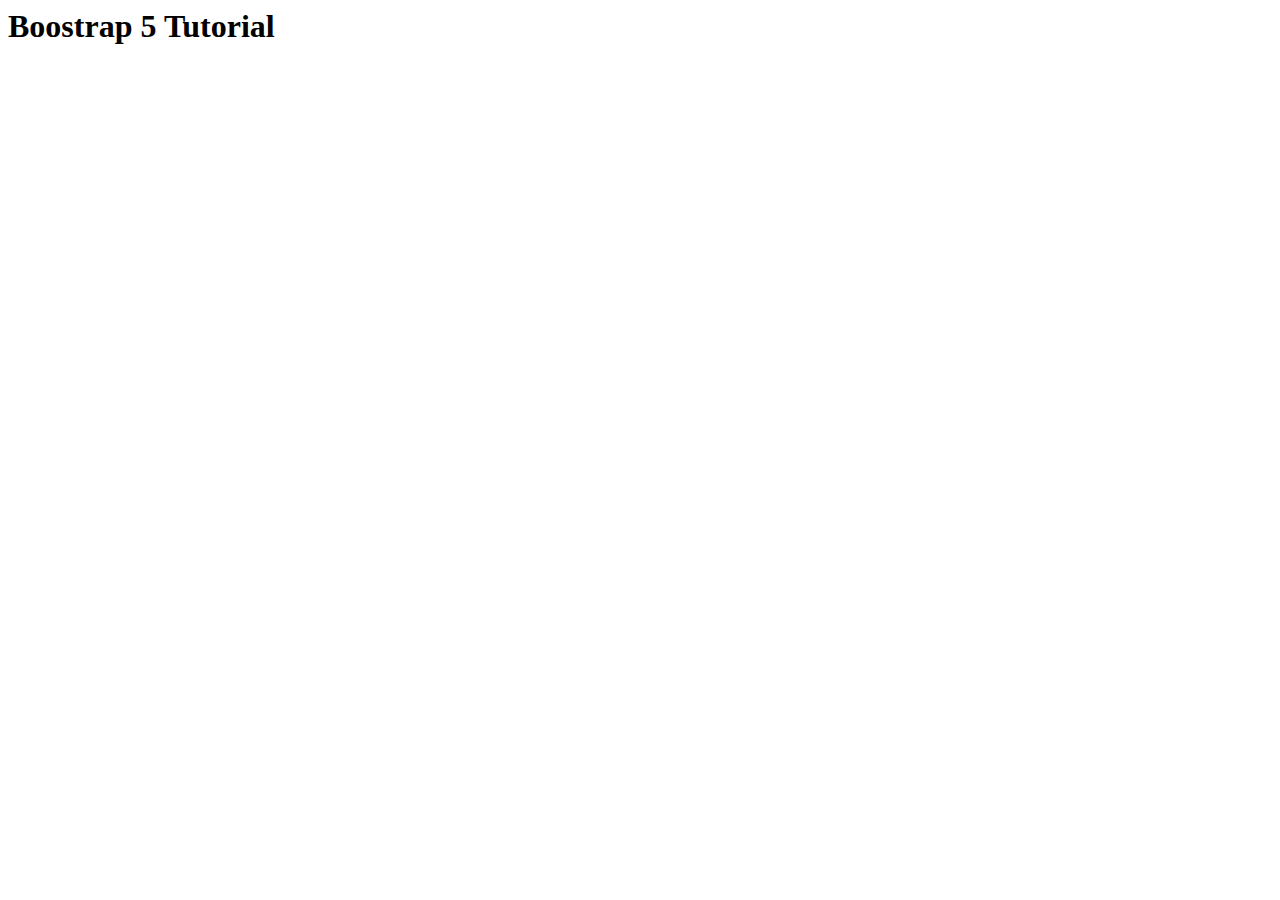
<file: bootstrap-project/index.html>
<html lang="en">
<head>
  <meta charset="UTF-8">
  <meta http-equiv="X-UA-Compatible" content="IE=edge">
  <meta name="viewport" content="width=device-width, initial-scale=1.0">
  <title>Net Ninja Pro - the Book</title>
  <link href="https://cdn.jsdelivr.net/npm/bootstrap@5.0.1/dist/css/bootstrap.min.css" rel="stylesheet" integrity="sha384-+0n0xVW2eSR5OomGNYDnhzAbDsOXxcvSN1TPprVMTNDbiYZCxYbOOl7+AMvyTG2x" crossorigin="anonymous">
</head>
<body>
  <h1>Boostrap 5 Tutorial</h1>
  
  <script src="https://cdn.jsdelivr.net/npm/bootstrap@5.0.1/dist/js/bootstrap.bundle.min.js" integrity="sha384-gtEjrD/SeCtmISkJkNUaaKMoLD0//ElJ19smozuHV6z3Iehds+3Ulb9Bn9Plx0x4" crossorigin="anonymous"></script>
</body>
</html>
</file>
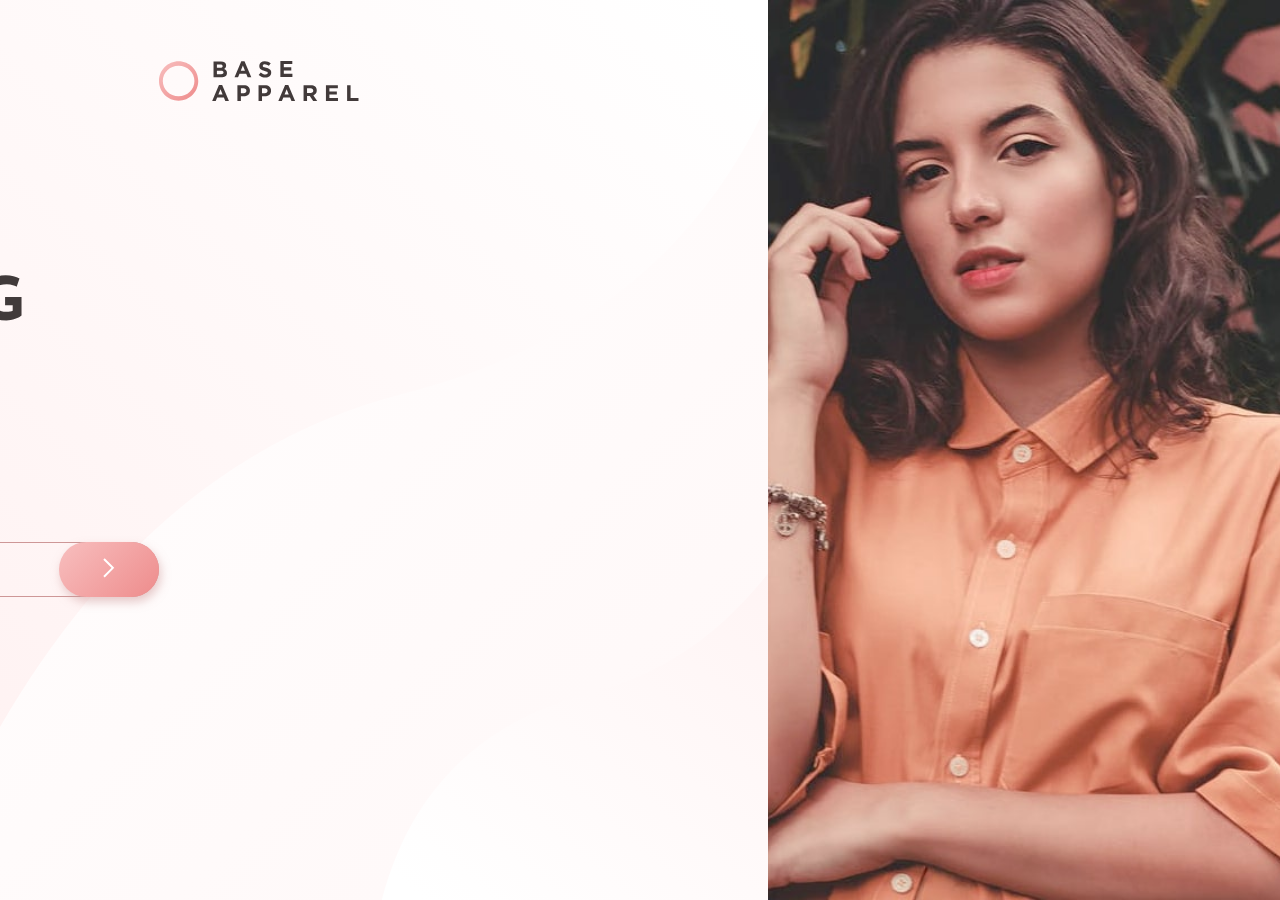
<file: coming-soon-page/index.html>
<!DOCTYPE html>
<html lang="en">
	<head>
		<meta charset="UTF-8" />
		<meta name="viewport" content="width=device-width, initial-scale=1.0" />

		<link
			rel="icon"
			type="image/png"
			sizes="32x32"
			href="./images/favicon-32x32.png"
		/>
		<link rel="stylesheet" href="style.css" />

		<title>Frontend Mentor | Base Apparel coming soon page</title>
	</head>
	<body>
		<div class="container">
			<div class="left">
				<div class="inner-container">
					<img class="logo" src="./images/logo.svg" alt="logo" />

					<img
						class="bg-mobile"
						src="./images/hero-mobile.jpg"
						alt="background mobile"
					/>
					<h1>
						<span>We're</span>
						<br />
						coming
						<br />
						soon
					</h1>

					<p>
						Hello fellow shoppers! We're currently building our new fashion
						store. Add your email below to stay up-to-date with announcements
						and our launch deals.
					</p>

					<form id="form">
						<input id="email" type="email" placeholder="Email Address" />
						<img class="error-icon" src="./images/icon-error.svg" alt="error" />
						<button>
							<img src="./images/icon-arrow.svg" alt="arrow" />
						</button>
						<small>Please provide a valid email</small>
					</form>
				</div>
			</div>

			<div class="right bg-image"></div>
		</div>

		<script src="script.js"></script>
	</body>
</html>
</file>
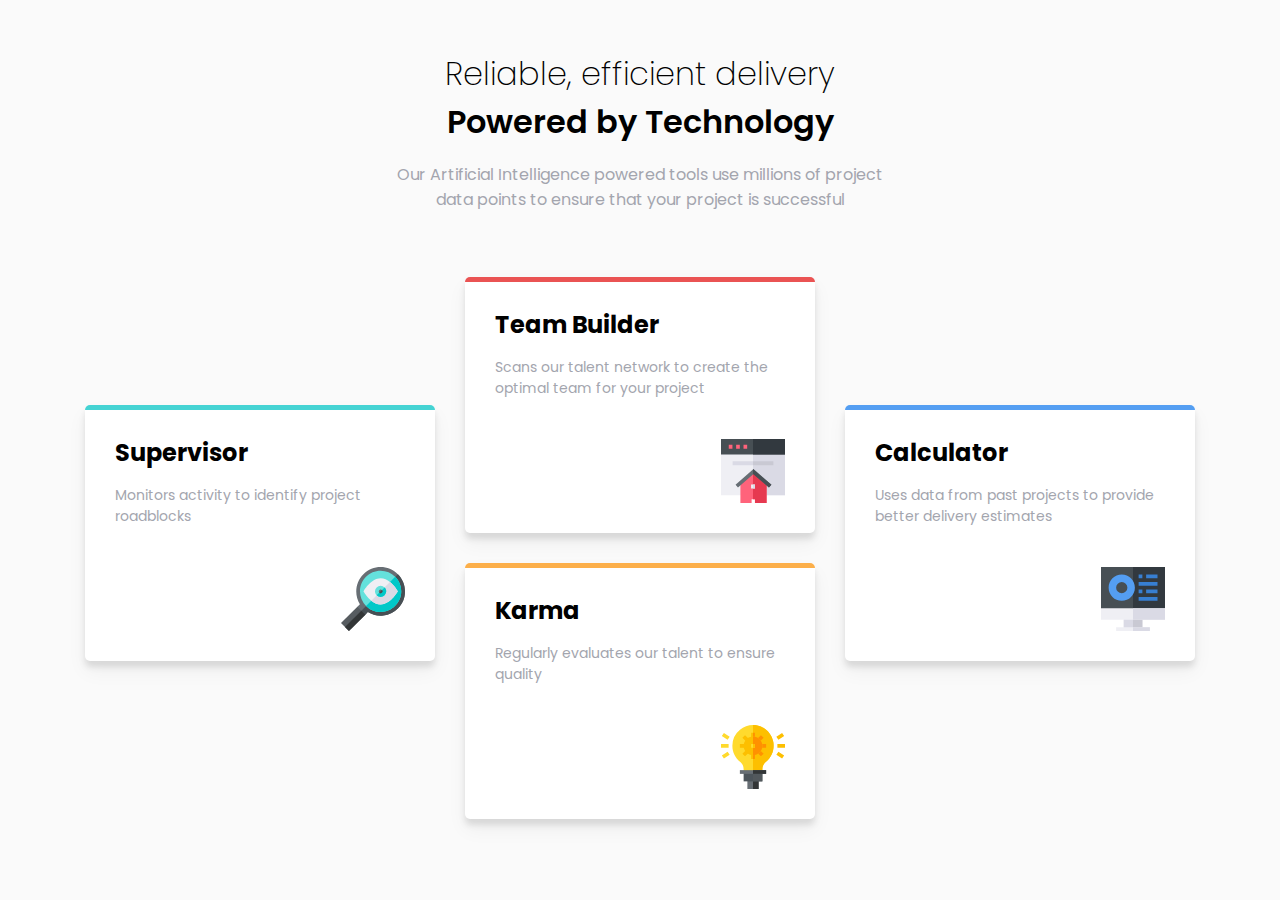
<file: four-card-feature/index.html>
<!DOCTYPE html>
<html lang="en">
	<head>
		<meta charset="UTF-8" />
		<meta name="viewport" content="width=device-width, initial-scale=1.0" />
		<link
			rel="icon"
			type="image/png"
			sizes="32x32"
			href="./images/favicon-32x32.png"
		/>
		<title>Frontend Mentor | Four card feature section</title>
		<link rel="stylesheet" href="style.css" />
	</head>
	<body>
		<header>
			<h1>
				Reliable, efficient delivery
				<span>Powered by Technology</span>
			</h1>
			<p>
				Our Artificial Intelligence powered tools use millions of project data
				points to ensure that your project is successful
			</p>
		</header>

		<div class="container">
			<div class="box box-cyan box-push">
				<h2>Supervisor</h2>
				<p>Monitors activity to identify project roadblocks</p>
				<img src="images/icon-supervisor.svg" alt="supervisor" />
			</div>

			<div class="box box-red">
				<h2>Team Builder</h2>
				<p>
					Scans our talent network to create the optimal team for your project
				</p>
				<img src="images/icon-team-builder.svg" alt="supervisor" />
			</div>

			<div class="box box-blue box-push">
				<h2>Calculator</h2>
				<p>Uses data from past projects to provide better delivery estimates</p>
				<img src="images/icon-calculator.svg" alt="supervisor" />
			</div>

			<div class="box box-orange">
				<h2>Karma</h2>
				<p>Regularly evaluates our talent to ensure quality</p>
				<img src="images/icon-karma.svg" alt="supervisor" />
			</div>
		</div>
	</body>
</html>
</file>
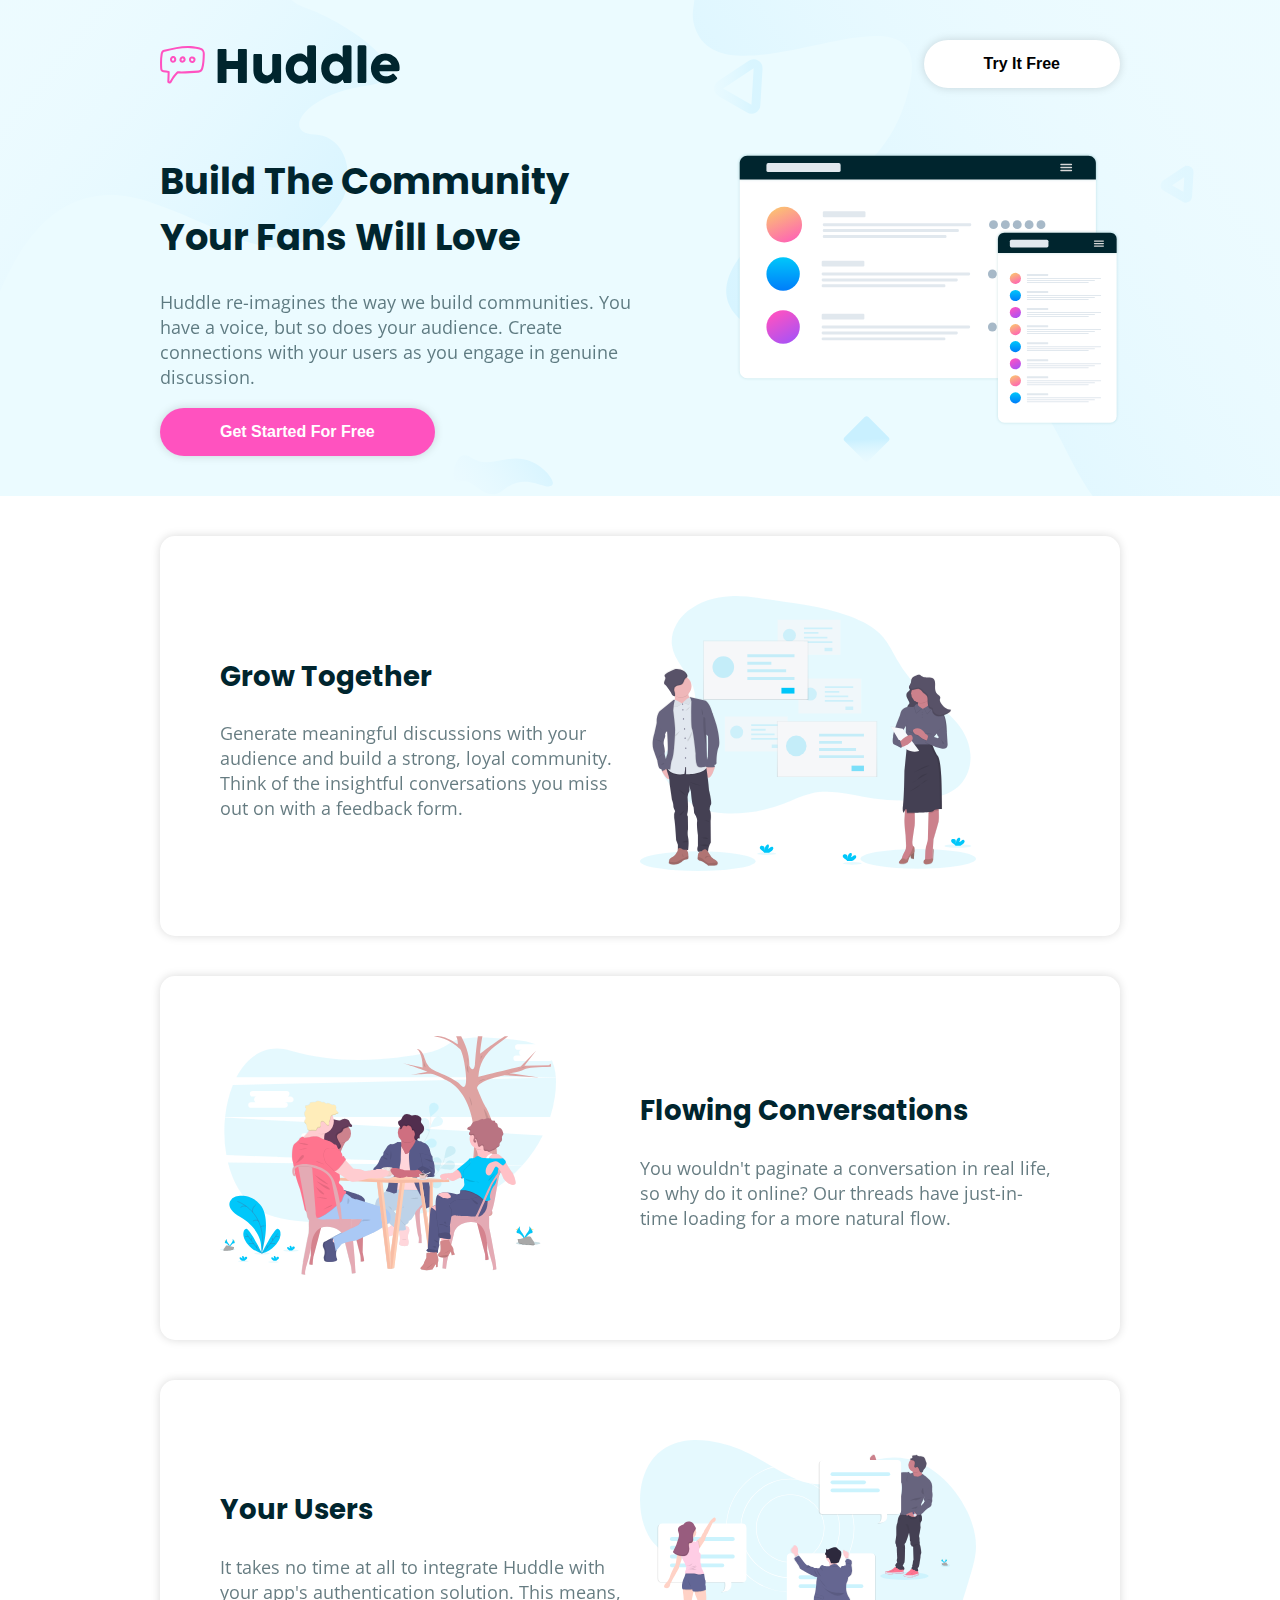
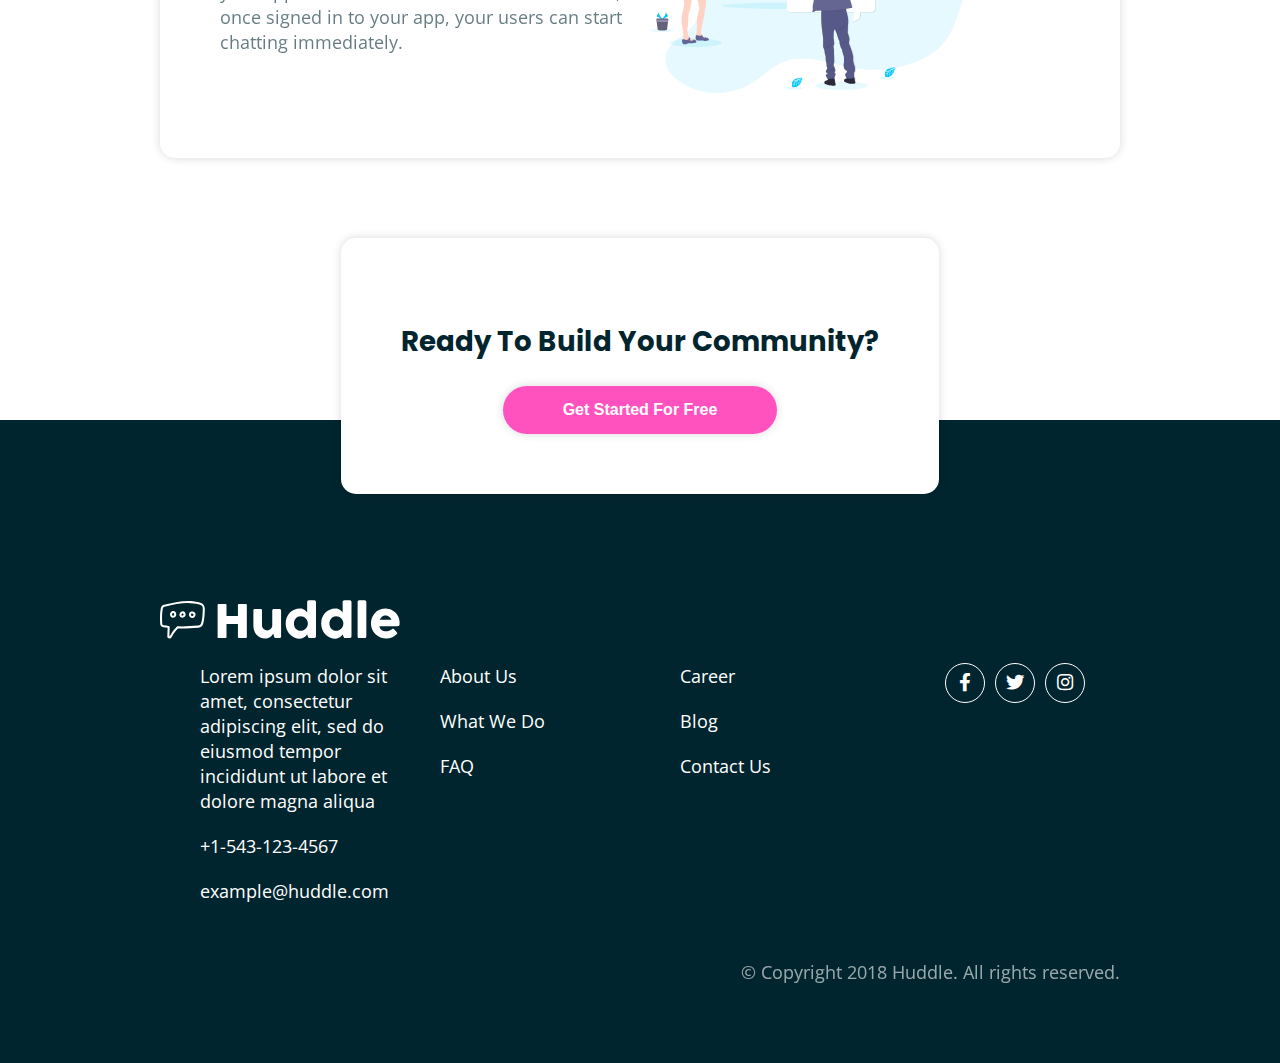
<file: huddle-landing-page/index.html>
<!DOCTYPE html>
<html lang="en">
	<head>
		<meta charset="UTF-8" />
		<meta name="viewport" content="width=device-width, initial-scale=1.0" />
		<link
			rel="icon"
			type="image/png"
			sizes="32x32"
			href="./images/favicon-32x32.png"
		/>

		<title>
			Frontend Mentor | Huddle landing page with alternating feature blocks
		</title>

		<link
			rel="stylesheet"
			href="https://cdnjs.cloudflare.com/ajax/libs/font-awesome/5.12.1/css/all.min.css"
		/>
		<link rel="stylesheet" href="./style.css" />
	</head>
	<body>
		<header>
			<div class="container">
				<nav class="flex">
					<img class="logo" src="./images/logo.svg" alt="logo" />
					<button class="btn">
						Try It Free
					</button>
				</nav>

				<div class="flex">
					<div>
						<h1>Build The Community Your Fans Will Love</h1>

						<p>
							Huddle re-imagines the way we build communities. You have a voice,
							but so does your audience. Create connections with your users as
							you engage in genuine discussion.
						</p>

						<button class="btn btn-primary">
							Get Started For Free
						</button>
					</div>

					<div>
						<img
							class="header-img"
							src="./images/illustration-mockups.svg"
							alt="mockups"
						/>
					</div>
				</div>
			</div>
		</header>

		<main>
			<div class="container">
				<div class="box flex">
					<div>
						<h2>Grow Together</h2>
						<p>
							Generate meaningful discussions with your audience and build a
							strong, loyal community. Think of the insightful conversations you
							miss out on with a feedback form.
						</p>
					</div>
					<div>
						<img
							src="./images/illustration-grow-together.svg"
							alt="grow-together"
						/>
					</div>
				</div>

				<div class="box flex box-reverse-mobile">
					<div>
						<img
							src="./images/illustration-flowing-conversation.svg"
							alt="flowing-conversation"
						/>
					</div>
					<div>
						<h2>Flowing Conversations</h2>
						<p>
							You wouldn't paginate a conversation in real life, so why do it
							online? Our threads have just-in-time loading for a more natural
							flow.
						</p>
					</div>
				</div>

				<div class="box flex">
					<div>
						<h2>Your Users</h2>
						<p>
							It takes no time at all to integrate Huddle with your app's
							authentication solution. This means, once signed in to your app,
							your users can start chatting immediately.
						</p>
					</div>
					<div>
						<img src="./images/illustration-your-users.svg" alt="users" />
					</div>
				</div>
			</div>
		</main>

		<div class="container center">
			<div class="box small-box">
				<h2>Ready To Build Your Community?</h2>

				<button class="btn btn-primary btn-big">Get Started For Free</button>
			</div>
		</div>

		<footer>
			<div class="container">
				<img src="./images/logo white.svg" alt="logo" />

				<div class="flex align-start">
					<ul>
						<li>
							Lorem ipsum dolor sit amet, consectetur adipiscing elit, sed do
							eiusmod tempor incididunt ut labore et dolore magna aliqua
						</li>
						<li>
							+1-543-123-4567
						</li>
						<li>
							example@huddle.com
						</li>
					</ul>
					<ul>
						<li>
							About Us
						</li>
						<li>
							What We Do
						</li>
						<li>
							FAQ
						</li>
					</ul>

					<ul>
						<li>
							Career
						</li>
						<li>
							Blog
						</li>
						<li>
							Contact Us
						</li>
					</ul>

					<ul class="social-media">
						<li>
							<a class="circle" href="#">
								<i class="fab fa-facebook-f"></i>
							</a>
						</li>
						<li>
							<a class="circle" href="#">
								<i class="fab fa-twitter"></i>
							</a>
						</li>
						<li>
							<a class="circle" href="#">
								<i class="fab fa-instagram"></i>
							</a>
						</li>
					</ul>
				</div>

				<p>
					&copy; Copyright 2018 Huddle. All rights reserved.
				</p>
			</div>
		</footer>
	</body>
</html>
</file>
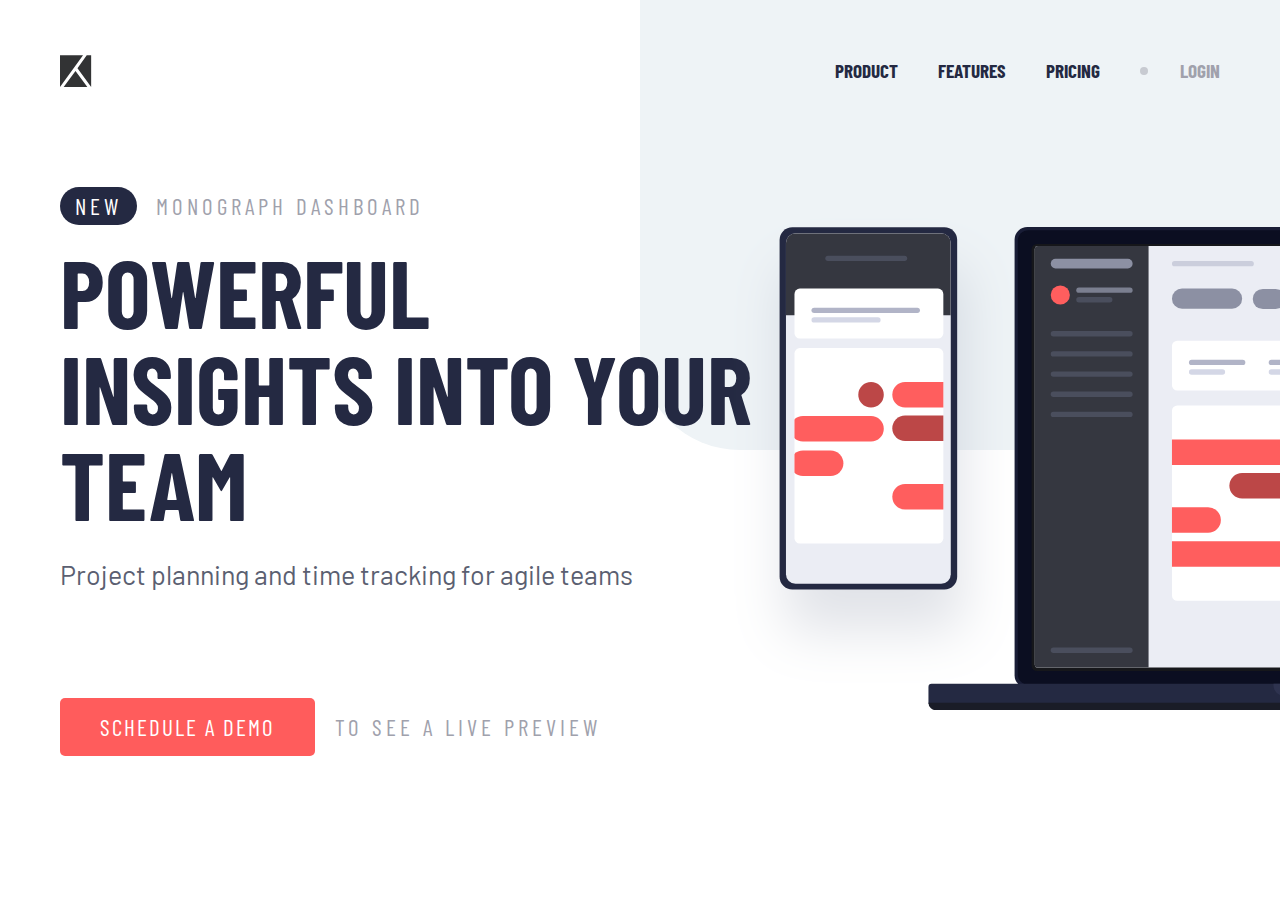
<file: info-tracker/index.html>
<!DOCTYPE html>
<html lang="en">
	<head>
		<meta charset="UTF-8" />
		<meta name="viewport" content="width=device-width, initial-scale=1.0" />
		<!-- displays site properly based on user's device -->

		<link
			rel="icon"
			type="image/png"
			sizes="32x32"
			href="./images/favicon-32x32.png"
		/>

		<title>Frontend Mentor | Project tracking intro component</title>
		<link rel="stylesheet" href="./style.css" />

		<script src="./script.js" defer></script>
	</head>
	<body>
		<nav>
			<div class="container">
				<img src="./images/logo.svg" alt="logo" />

				<button class="hamburger" id="hamburger">
					<img
						class="icon-hamburger"
						src="./images/icon-hamburger.svg"
						alt="hamburger-icon"
					/>
					<img
						class="icon-close"
						src="./images/icon-close.svg"
						alt="close-icon"
					/>
				</button>

				<ul>
					<li><a href="#">Product</a></li>
					<li><a href="#">Features</a></li>
					<li><a href="#">Pricing</a></li>
					<li class="unicorn"><a href="#">Login</a></li>
				</ul>
			</div>
		</nav>

		<main>
			<div class="container mobile-reverse">
				<div>
					<h3>
						<span>New</span>
						Monograph Dashboard
					</h3>
					<h1>
						Powerful insights into your team
					</h1>
					<p>
						Project planning and time tracking for agile teams
					</p>

					<div class="flex">
						<button class="btn">
							Schedule a demo
						</button>

						<h3>
							to see a live preview
						</h3>
					</div>
				</div>

				<div>
					<img
						src="./images/illustration-devices.svg"
						alt="devices"
						class="illustration"
					/>
				</div>
			</div>
		</main>
	</body>
</html>
</file>
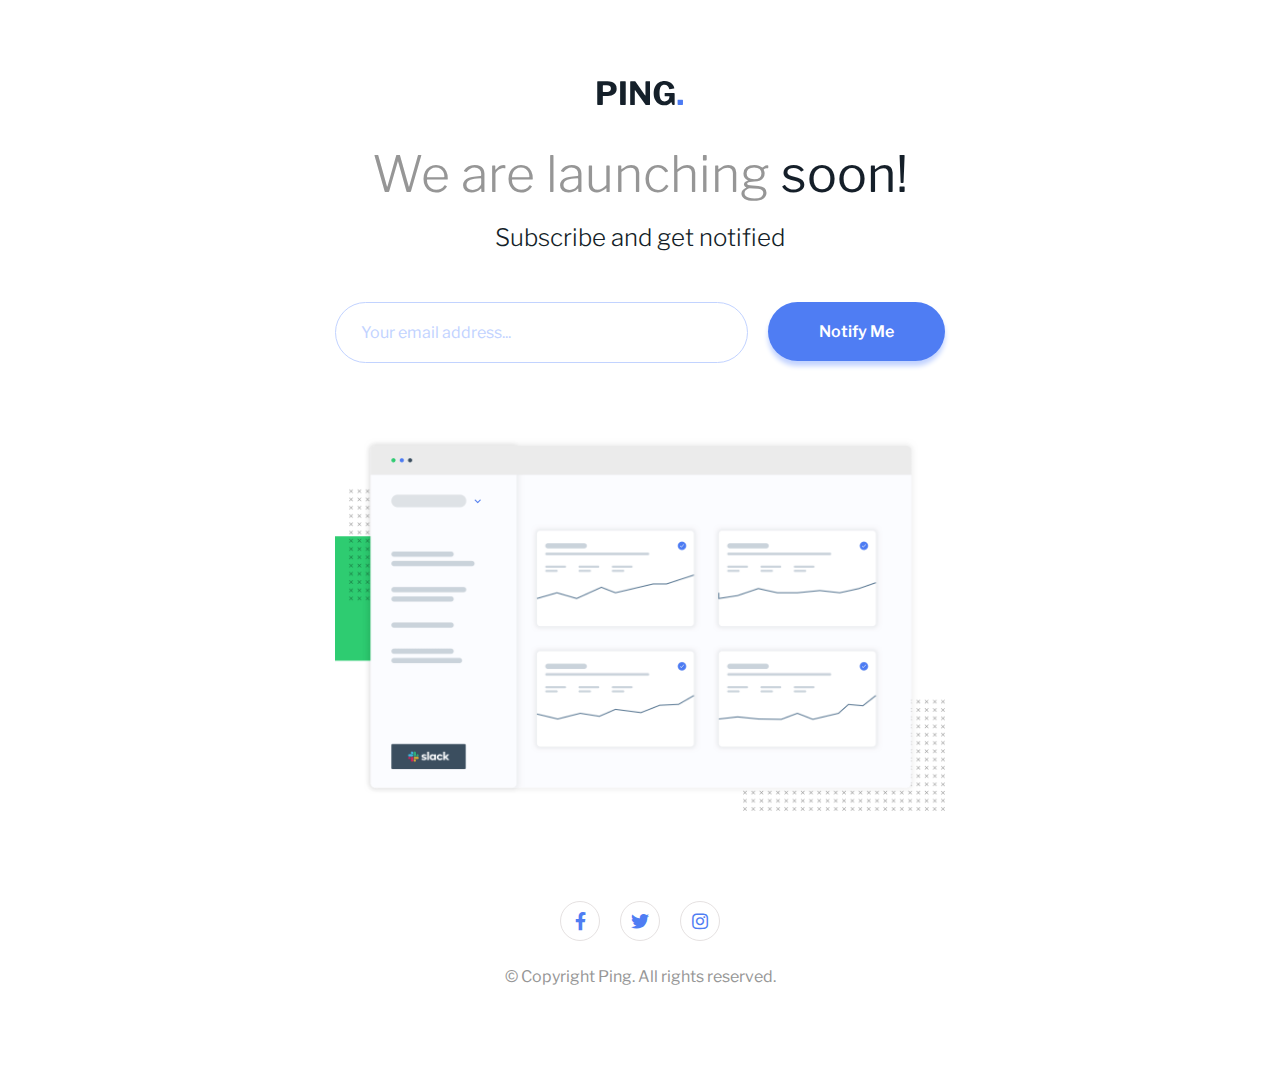
<file: ping-coming-soon/index.html>
<!DOCTYPE html>
<html lang="en">
	<head>
		<meta charset="UTF-8" />
		<meta name="viewport" content="width=device-width, initial-scale=1.0" />
		<!-- displays site properly based on user's device -->

		<link
			rel="icon"
			type="image/png"
			sizes="32x32"
			href="./images/favicon-32x32.png"
		/>

		<title>Frontend Mentor | Ping coming soon page</title>
		<link
			rel="stylesheet"
			href="https://cdnjs.cloudflare.com/ajax/libs/font-awesome/5.12.1/css/all.min.css"
		/>
		<link rel="stylesheet" href="style.css" />

		<script defer src="script.js"></script>
	</head>
	<body>
		<main>
			<img src="./images/logo.svg" alt="logo" class="logo" />
			<h1>
				We are launching
				<strong>soon!</strong>
			</h1>
			<h2>Subscribe and get notified</h2>

			<form id="form">
				<div class="form-left">
					<input
						type="email"
						name="email"
						id="email"
						placeholder="Your email address..."
					/>
					<small>Error</small>
				</div>
				<button>Notify Me</button>
			</form>

			<img
				src="./images/illustration-dashboard.png"
				alt="illustration"
				class="illustration"
			/>

			<footer>
				<ul class="social-list">
					<li>
						<a href="https://facebook.com/florinpop17">
							<i class="fab fa-facebook-f"></i>
						</a>
					</li>
					<li>
						<a href="https://twitter.com/florinpop1705">
							<i class="fab fa-twitter"></i>
						</a>
					</li>
					<li>
						<a href="https://instagram.com/florinpop17">
							<i class="fab fa-instagram"></i>
						</a>
					</li>
				</ul>
				<p>
					&copy; Copyright Ping. All rights reserved.
				</p>
			</footer>
		</main>
	</body>
</html>
</file>
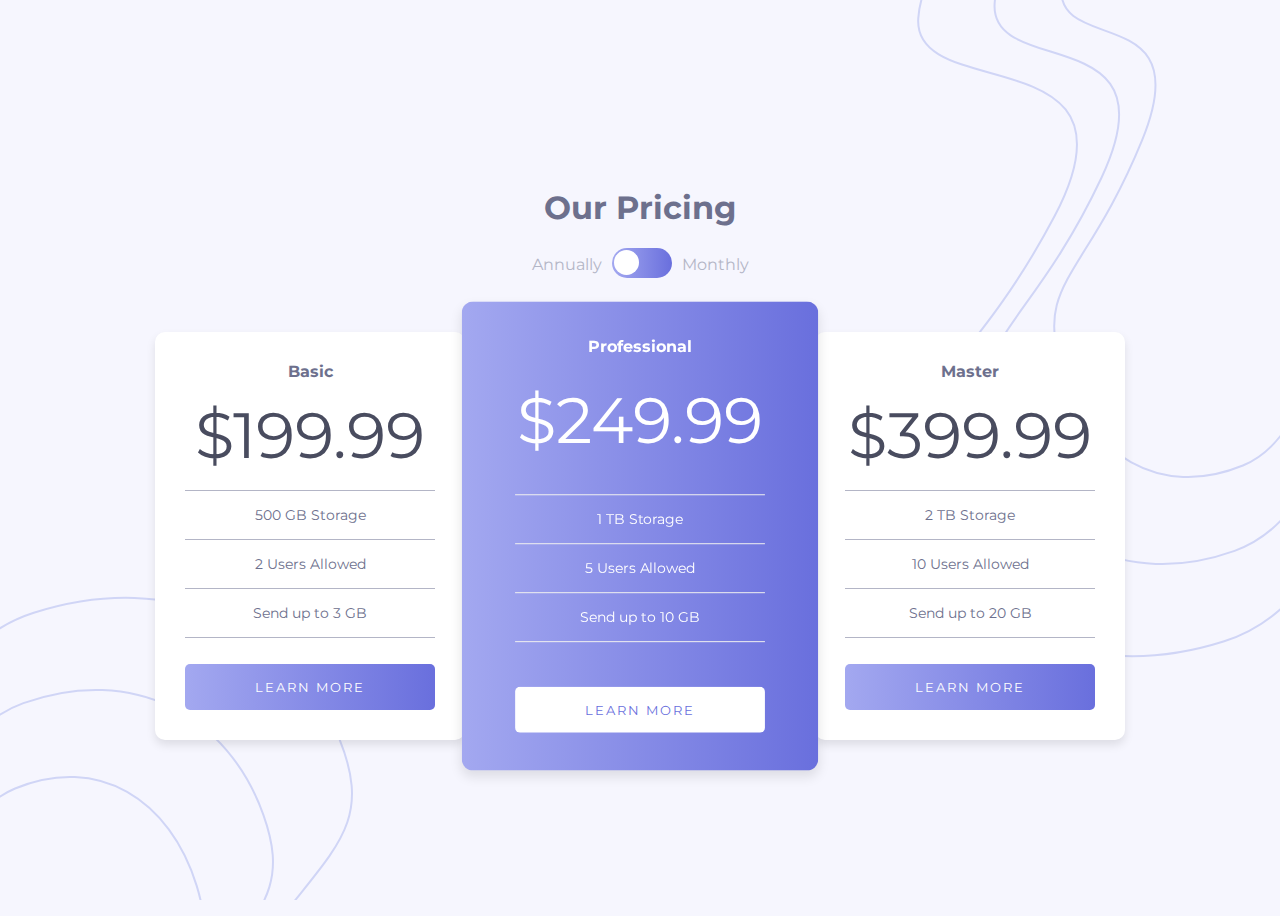
<file: pricing-toggle-component/index.html>
<!DOCTYPE html>
<html lang="en">
	<head>
		<meta charset="UTF-8" />
		<meta name="viewport" content="width=device-width, initial-scale=1.0" />
		<!-- displays site properly based on user's device -->

		<link
			rel="icon"
			type="image/png"
			sizes="32x32"
			href="./images/favicon-32x32.png"
		/>

		<title>Frontend Mentor | Prices Component</title>

		<link rel="stylesheet" href="style.css" />
		<script src="script.js" defer></script>
	</head>
	<body>
		<div class="container">
			<h1>Our Pricing</h1>

			<div class="toggle-container">
				<span>Annually</span>
				<span>
					<input type="checkbox" name="toggle" id="toggle" unchecked />
					<label for="toggle">
						<div class="ball"></div>
					</label>
				</span>
				<span>Monthly</span>
			</div>

			<div id="flexy" class="flex">
				<div class="price-box">
					<h4>Basic</h4>
					<p>
						<span class="monthly">
							&dollar;19.99
						</span>
						<span class="annually">
							&dollar;199.99
						</span>
					</p>
					<ul>
						<li>500 GB Storage</li>
						<li>2 Users Allowed</li>
						<li>Send up to 3 GB</li>
					</ul>
					<button>Learn More</button>
				</div>

				<div class="price-box price-box-premium">
					<h4>Professional</h4>
					<p>
						<span class="monthly">
							&dollar;24.99
						</span>
						<span class="annually">
							&dollar;249.99
						</span>
					</p>
					<ul>
						<li>1 TB Storage</li>
						<li>5 Users Allowed</li>
						<li>Send up to 10 GB</li>
					</ul>
					<button>Learn More</button>
				</div>

				<div class="price-box">
					<h4>Master</h4>
					<p>
						<span class="monthly">
							&dollar;39.99
						</span>
						<span class="annually">
							&dollar;399.99
						</span>
					</p>
					<ul>
						<li>2 TB Storage</li>
						<li>10 Users Allowed</li>
						<li>Send up to 20 GB</li>
					</ul>
					<button>Learn More</button>
				</div>
			</div>
		</div>
	</body>
</html>
</file>
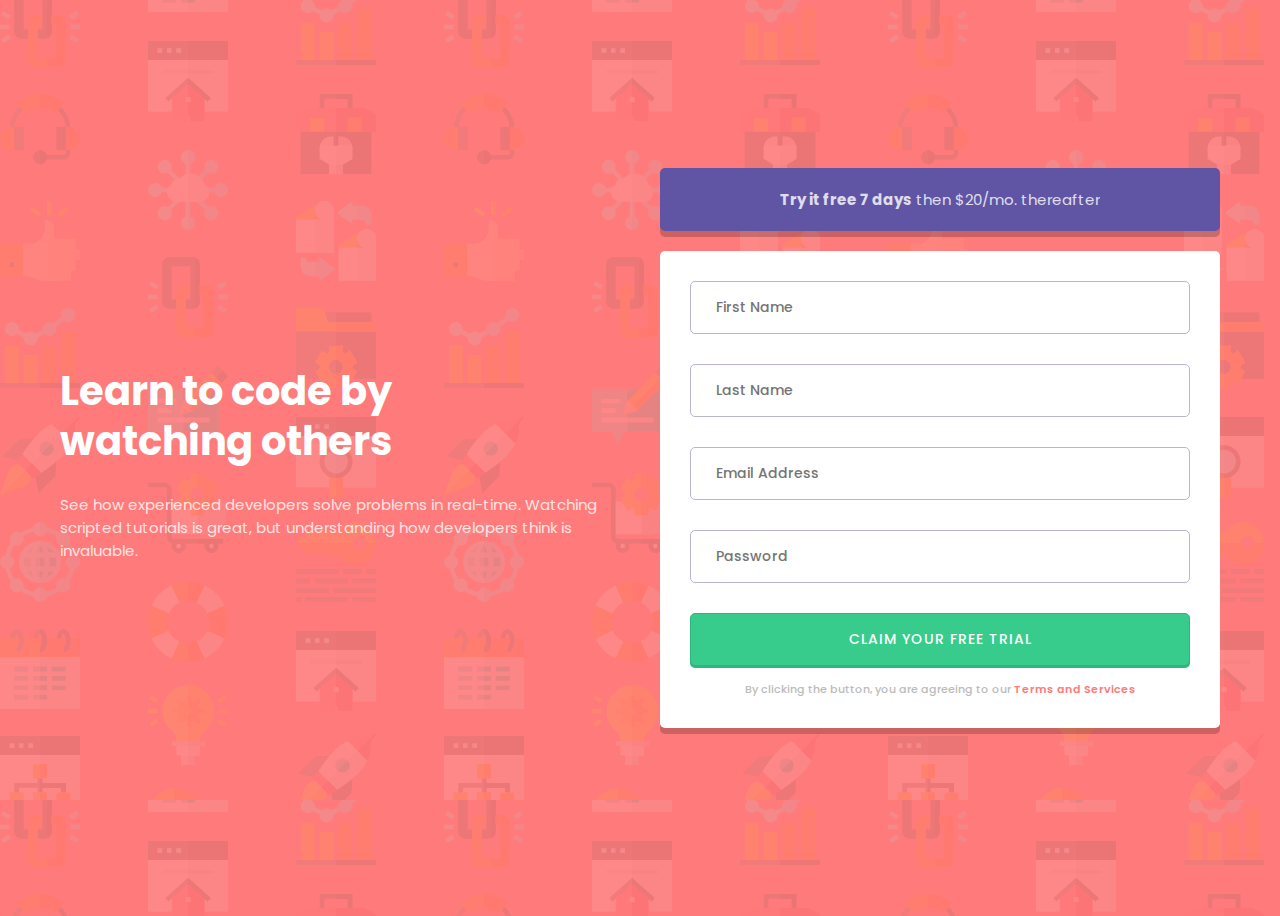
<file: sign-up-form/index.html>
<!DOCTYPE html>
<html lang="en">
	<head>
		<meta charset="UTF-8" />
		<meta name="viewport" content="width=device-width, initial-scale=1.0" />
		<!-- displays site properly based on user's device -->

		<link
			rel="icon"
			type="image/png"
			sizes="32x32"
			href="./images/favicon-32x32.png"
		/>

		<title>Frontend Mentor | Intro component with sign up form</title>

		<link rel="stylesheet" href="style.css" />
	</head>
	<body>
		<div class="container">
			<div>
				<h1>
					Learn to code by
					<br />
					watching others
				</h1>
				<p>
					See how experienced developers solve problems in real-time. Watching
					scripted tutorials is great, but understanding how developers think is
					invaluable.
				</p>
			</div>
			<div>
				<div class="box box-blue">
					<p>
						<strong>Try it free 7 days</strong>
						then $20/mo. thereafter
					</p>
				</div>

				<form class="box" id="form">
					<div class="form-control">
						<input type="text" id="firstname" placeholder="First Name" />
						<img src="./images/icon-error.svg" alt="error-icon" />
						<small></small>
					</div>
					<div class="form-control">
						<input type="text" id="lastname" placeholder="Last Name" />
						<img src="./images/icon-error.svg" alt="error-icon" />
						<small></small>
					</div>
					<div class="form-control">
						<input type="email" id="email" placeholder="Email Address" />
						<img src="./images/icon-error.svg" alt="error-icon" />
						<small></small>
					</div>
					<div class="form-control">
						<input type="password" id="password" placeholder="Password" />
						<img src="./images/icon-error.svg" alt="error-icon" />
						<small></small>
					</div>

					<button>Claim your free trial</button>
					<small>
						By clicking the button, you are agreeing to our
						<a href="#">Terms and Services</a>
					</small>
				</form>
			</div>
		</div>

		<script src="./script.js"></script>
	</body>
</html>
</file>
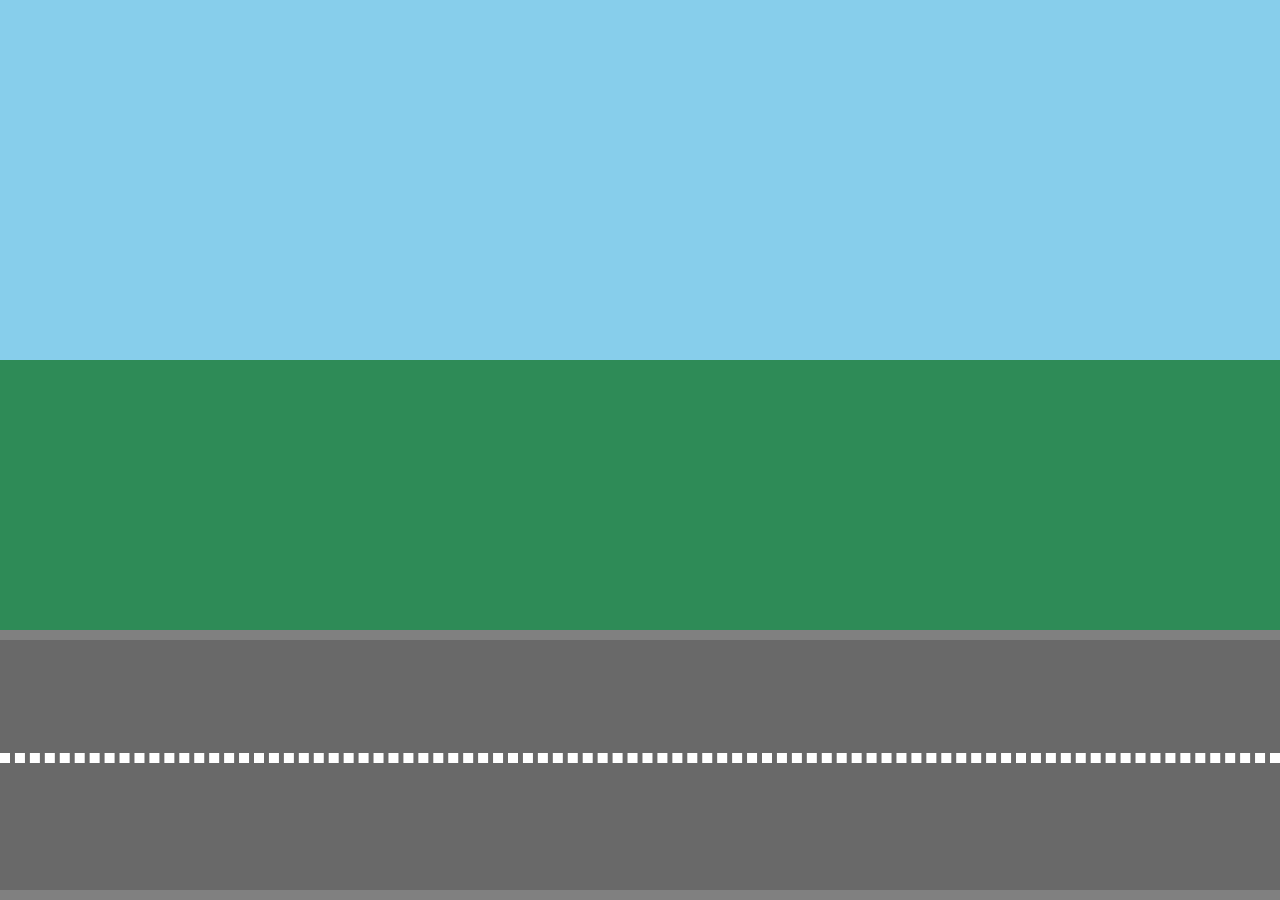
<file: css-animation-project/mario-examples/index.html>
<!DOCTYPE html>
<head>
  <title>Mario Kart Animations</title>
  <link href="style.css" rel="stylesheet" type="text/css">
</head>
<body>
  <div class="sky"></div>
  <div class="grass"></div>
  <div class="road">
    <div class="lines"></div>
  </div>
</body>
</file>
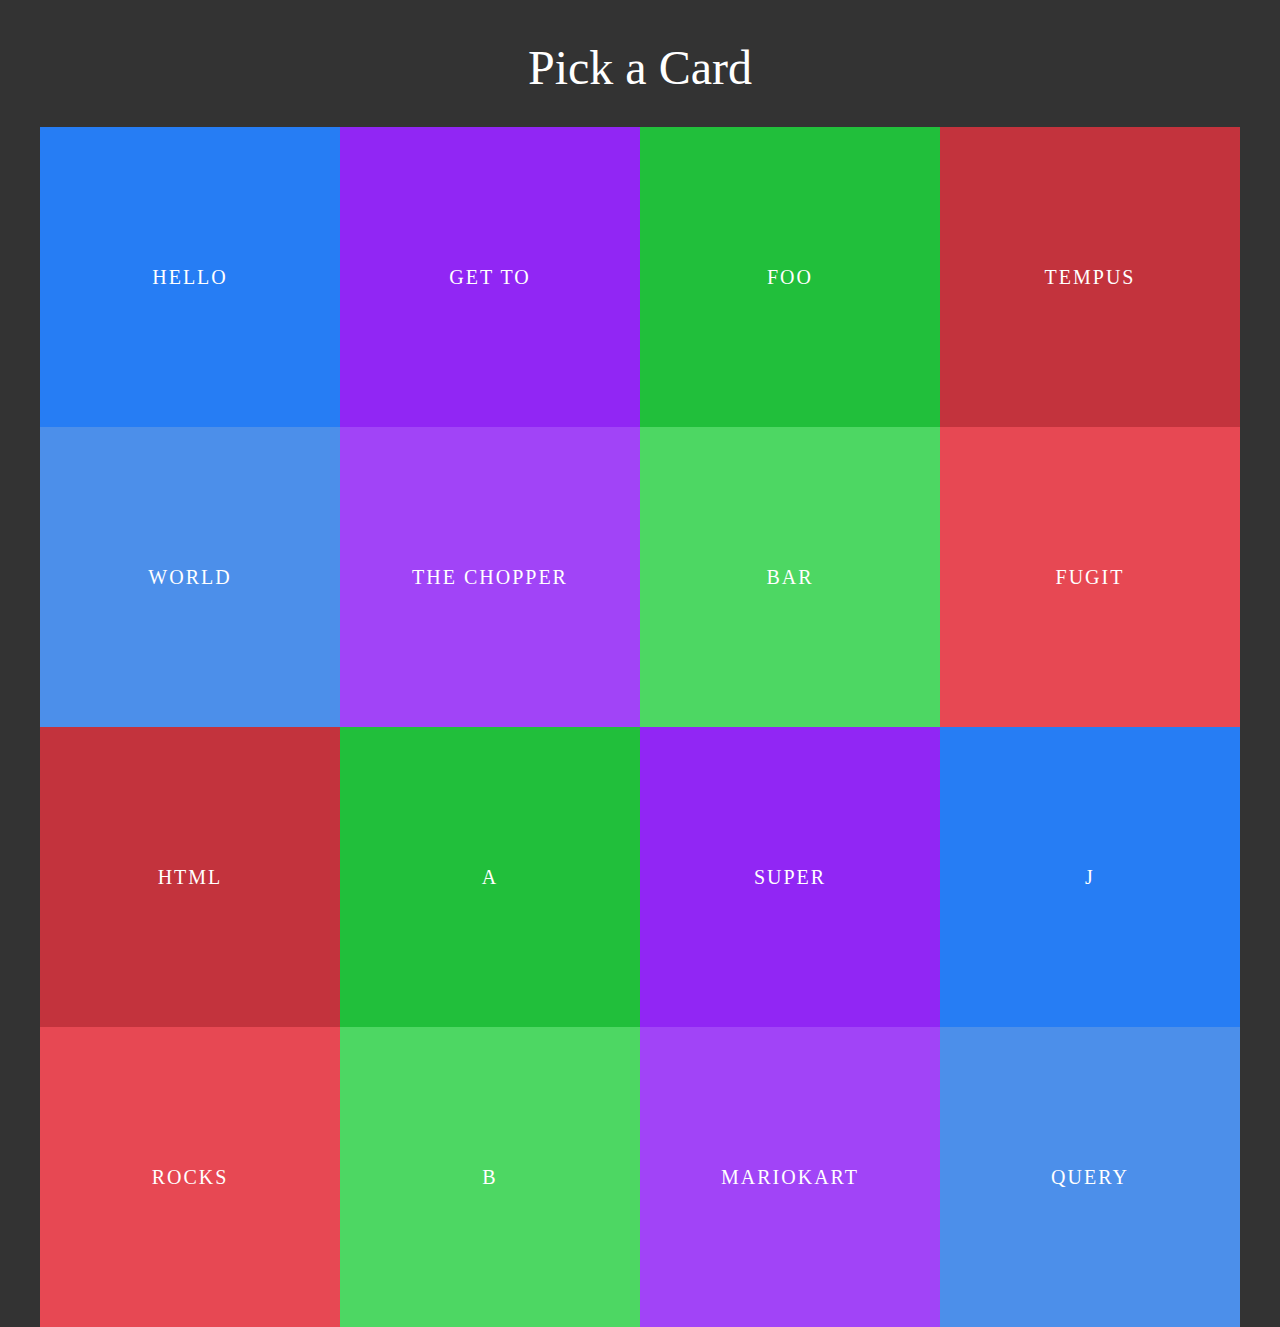
<file: css-animation-project/rotate-examples/panels.html>
<!DOCTYPE html>
<head>
  <title>Basket Example</title>
  <link href="style.css" rel="stylesheet" type="text/css">
</head>
<body>
  <div class="wrapper">
    <h1>Pick a Card</h1>
    <ul class="panels">
      <li>
        <div class="front" style="background: #267df4">Hello</div>
        <div class="back" style="background: #4c8fea">World</div>
      </li>
      <li>
        <div class="front" style="background: #9126f4">Get to</div>
        <div class="back" style="background: #a144f7">The chopper</div>
      </li>
      <li>
        <div class="front" style="background: #21bf3b">foo</div>
        <div class="back" style="background: #4dd763">bar</div>
      </li>
      <li>
        <div class="front" style="background: #c3333d">tempus</div>
        <div class="back" style="background: #e74853">fugit</div>
      </li>
      <li>
        <div class="front" style="background: #c3333d">html</div>
        <div class="back" style="background: #e74853">rocks</div>
      </li>
      <li>
        <div class="front" style="background: #21bf3b">A</div>
        <div class="back" style="background: #4dd763">B</div>
      </li>
      <li>
        <div class="front" style="background: #9126f4">Super</div>
        <div class="back" style="background: #a144f7">Mariokart</div>
      </li>
      <li>
        <div class="front" style="background: #267df4">j</div>
        <div class="back" style="background: #4c8fea">Query</div>
      </li>
    </ul>
  </div>
</body>
</file>
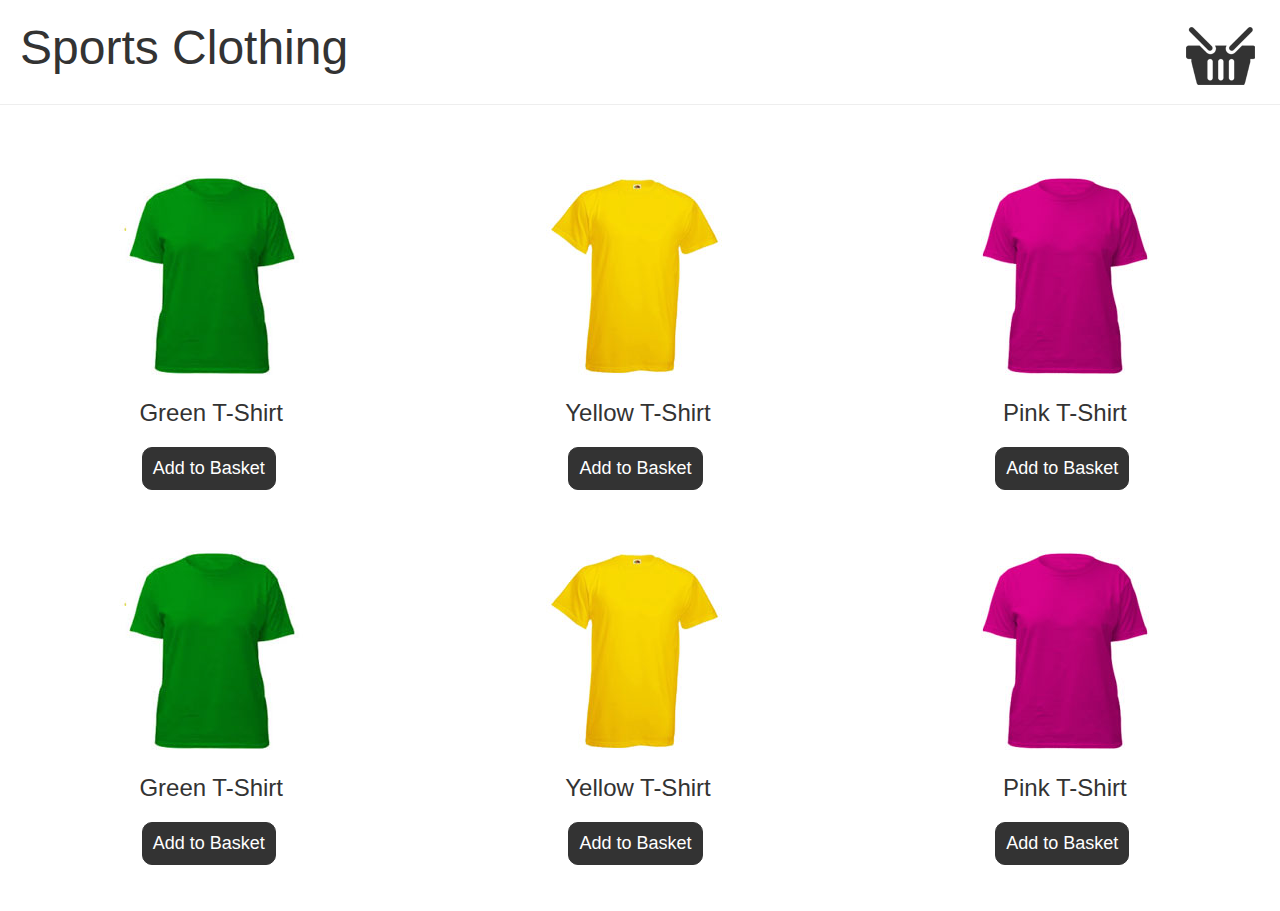
<file: css-animation-project/web-examples/basket.html>
<!DOCTYPE html>
<head>
  <title>Basket Example</title>
  <link href="style.css" rel="stylesheet" type="text/css">
  <script src="https://code.jquery.com/jquery-1.12.3.min.js" integrity="sha256-aaODHAgvwQW1bFOGXMeX+pC4PZIPsvn2h1sArYOhgXQ=" crossorigin="anonymous"></script>
</head>
<body class="basket">
  <header>
    <h1>Sports Clothing</h1>
    <div class="basket-icon"><img src="img/basket.png"></div>
  </header>
  <ul class="products">
    <li>
      <img src="img/t-1.jpg">
      <h2>Green T-Shirt</h2>
      <button>Add to Basket</button>
    </li>
    <li>
      <img src="img/t-2.jpg">
      <h2>Yellow T-Shirt</h2>
      <button>Add to Basket</button>
    </li>
    <li>
      <img src="img/t-3.jpg">
      <h2>Pink T-Shirt</h2>
      <button>Add to Basket</button>
    </li>
    <li>
      <img src="img/t-1.jpg">
      <h2>Green T-Shirt</h2>
      <button>Add to Basket</button>
    </li>
    <li>
      <img src="img/t-2.jpg">
      <h2>Yellow T-Shirt</h2>
      <button>Add to Basket</button>
    </li>
    <li>
      <img src="img/t-3.jpg">
      <h2>Pink T-Shirt</h2>
      <button>Add to Basket</button>
    </li>
  </ul>
  <script>
    
  </script>
</body>
</file>
<file: coming-soon-page/style.css>
@import url('https://fonts.googleapis.com/css?family=Josefin+Sans:200,400,600&display=swap');
* {
	box-sizing: border-box;
}

body {
	background-image: linear-gradient(
		135deg,
		hsl(0, 0%, 100%),
		hsl(0, 100%, 98%)
	);
	font-family: 'Josefin Sans', sans-serif;
	margin: 0;
}

.container {
	display: flex;
	min-height: 100vh;
}

.left {
	background-image: url('./images/bg-pattern-desktop.svg');
	background-size: cover;
	background-position: center center;
	padding: 0 40px 40px;
	width: 60%;
}

.inner-container {
	max-width: 450px;
	margin: auto;
}

.right {
	width: 40%;
}

.bg-image {
	background-image: url('./images/hero-desktop.jpg');
	background-size: cover;
	background-position: center center;
}

.logo {
	margin: 60px 0;
	width: 200px;
}

.bg-mobile {
	display: none;
}

h1 {
	color: hsl(0, 6%, 24%);
	font-size: 60px;
	letter-spacing: 10px;
	line-height: 1.1;
	margin-bottom: 0;
	transform: translateX(-100%);
	text-transform: uppercase;
	animation: comeinleft 0.5s ease forwards;
}

h1 span {
	color: hsl(0, 36%, 70%);
	font-weight: 200;
}

p {
	color: hsl(0, 36%, 70%);
	line-height: 26px;
	margin: 30px 0;
	transform: translateX(100%);
	opacity: 0;
	animation: comeinright 0.5s ease forwards;
}

form {
	position: relative;
	transform: translateX(-100%);
	animation: comeinleft 0.5s ease forwards;
}

input {
	background-color: transparent;
	border: 1px solid hsl(0, 36%, 70%);
	border-radius: 50px;
	font-size: 16px;
	padding: 15px 30px;
	height: 55px;
	width: 100%;
}

input:focus {
	border-width: 2px;
	box-shadow: 0px 0px 10px hsla(0, 36%, 70%, 0.5);
	outline: none;
}

input::placeholder {
	color: hsl(0, 36%, 70%);
}

form.error input {
	border: 2px solid hsl(0, 93%, 68%);
}

button {
	background-image: linear-gradient(135deg, hsl(0, 80%, 86%), hsl(0, 74%, 74%));
	box-shadow: 2px 5px 10px hsla(0, 36%, 70%, 0.5);
	border: none;
	border-radius: 50px;
	cursor: pointer;
	padding: 15px;
	position: absolute;
	top: 0;
	right: 0;
	transition: opacity 0.2s ease;
	height: 55px;
	width: 100px;
}

button:hover {
	opacity: 0.6;
}

.error-icon {
	display: none;
	position: absolute;
	top: 15px;
	right: 110px;
}

form.error .error-icon {
	display: block;
}

small {
	color: hsl(0, 93%, 68%);
	display: none;
	margin-top: 15px;
	margin-left: 30px;
}

form.error small {
	display: block;
}

/* Animations */
@keyframes comeinleft {
	to {
		transform: translateX(0);
	}
}

@keyframes comeinright {
	to {
		opacity: 1;
		transform: translateX(0);
	}
}

@media screen and (max-width: 600px) {
	.logo {
		margin: 30px 0;
		width: 100px;
	}

	.bg-mobile {
		display: block;
		margin-left: -40px;
		margin-right: -40px;
		width: calc(100% + 80px);
	}

	h1 {
		font-size: 40px;
	}

	.left {
		width: 100%;
	}

	.right {
		display: none;
	}
}
</file>
<file: four-card-feature/style.css>
@import url('https://fonts.googleapis.com/css?family=Poppins:200,400,600&display=swap');

* {
	box-sizing: border-box;
}

body {
	background-color: hsl(0, 0%, 98%);
	font-family: 'Poppins', sans-serif;
}

header {
	margin: 50px auto;
	max-width: 500px;
	text-align: center;
}

h1 {
	font-weight: 200;
	margin: 0;
}

h1 span {
	font-weight: 600;
}

p {
	color: hsl(229, 6%, 66%);
}

.container {
	display: flex;
	flex-wrap: wrap;
	justify-content: center;
	margin: 0 auto;
	max-width: 1140px;
}

.box {
	background-color: #fff;
	box-shadow: 0 10px 20px rgba(0, 0, 0, 0.05), 0 6px 6px rgba(0, 0, 0, 0.1);
	border-radius: 5px;
	padding: 30px;
	position: relative;
	overflow: hidden;
	margin: 15px;
	width: 350px;
}

.box::after {
	content: '';
	position: absolute;
	top: 0;
	left: 0;
	height: 5px;
	width: 100%;
}

.box-red::after {
	background-color: hsl(0, 78%, 62%);
}

.box-cyan::after {
	background-color: hsl(180, 62%, 55%);
}

.box-orange::after {
	background-color: hsl(34, 97%, 64%);
}

.box-blue::after {
	background-color: hsl(212, 86%, 64%);
}

.box-push {
	transform: translateY(50%);
}

.box h2 {
	margin: 0;
}

.box p {
	font-size: 14px;
	margin: 15px 0 40px;
}

.box img {
	display: block;
	margin-left: auto;
}

footer {
	text-align: center;
}

@media (max-width: 775px) {
	.box-push {
		transform: translateY(0);
	}
}
</file>
<file: huddle-landing-page/style.css>
@import url('https://fonts.googleapis.com/css?family=Open+Sans:400,700|Poppins:600&display=swap');

* {
	box-sizing: border-box;
}

/* General Styles */
body {
	color: hsl(192, 100%, 9%);
	font-family: 'Open Sans', sans-serif;
	font-size: 1.15em;
	margin: 0;
}

h1,
h2 {
	font-family: 'Poppins', sans-serif;
}

p {
	opacity: 0.6;
}

img {
	max-width: 100%;
}

.btn {
	border-radius: 50px;
	background-color: #fff;
	border: none;
	box-shadow: 0 0 10px rgba(0, 0, 0, 0.15);
	cursor: pointer;
	font-size: 16px;
	font-weight: 700;
	padding: 15px 60px;
}

.btn-primary {
	background-color: hsl(322, 100%, 66%);
	color: #fff;
}

.container {
	padding: 0 20px;
	margin: 0 auto;
	max-width: 100%;
	width: 1000px;
}

.center {
	text-align: center;
}

.flex {
	display: flex;
	align-items: center;
}

.flex > div,
.flex > ul {
	flex: 1;
}

.align-start {
	align-items: flex-start;
}

header {
	background-image: url('./images/bg-hero-desktop.svg');
	background-size: cover;
	background-position: center center;
	background-color: hsl(193, 100%, 96%);
	padding: 40px 0;
}

nav {
	align-items: center;
	justify-content: space-between;
	margin-bottom: 40px;
}

.header-img {
	margin-left: 20%;
	width: 80%;
}

.box {
	background-color: #fff;
	border-radius: 15px;
	box-shadow: 0 0 10px rgba(0, 0, 0, 0.15);
	margin: 40px 0;
	padding: 60px;
}

.small-box {
	display: inline-block;
	position: relative;
	margin-bottom: -50%;
	z-index: 1;
}

.box img {
	width: 80%;
}

footer {
	background-color: hsl(192, 100%, 9%);
	color: #fff;
	padding: 180px 0 60px;
}

footer ul {
	list-style-type: none;
}

footer ul li {
	margin-bottom: 20px;
}

footer .social-media {
	display: flex;
	align-items: center;
	justify-content: center;
}

footer .circle {
	border: 1px solid #fff;
	border-radius: 50%;
	color: #fff;
	display: inline-flex;
	align-items: center;
	justify-content: center;
	margin-right: 10px;
	height: 40px;
	width: 40px;
	text-decoration: none;
}

footer p {
	text-align: right;
}

@media screen and (max-width: 768px) {
	body {
		text-align: center;
	}

	nav.flex {
		flex-direction: row;
	}

	.header-img {
		margin-top: 40px;
		margin-left: 0;
		width: 100%;
	}

	.flex {
		flex-direction: column;
	}

	.box-reverse-mobile {
		flex-direction: column-reverse;
	}

	footer ul {
		padding: 0;
		width: 100%;
	}

	footer p {
		text-align: center;
	}
}
</file>
<file: info-tracker/style.css>
@import url('https://fonts.googleapis.com/css?family=Barlow|Barlow+Condensed:400,700&display=swap');

* {
	box-sizing: border-box;
}

:root {
	--red: hsl(0, 100%, 68%);
	--very-dark-blue: hsl(230, 29%, 20%);
	--dark-grayish-blue: hsl(230, 11%, 40%);
	--grayish-blue: hsl(231, 7%, 65%);
	--light-grayish-blue: hsl(207, 33%, 95%);
}

body {
	background-color: #fff;
	color: var(--very-dark-blue);
	font-family: 'Barlow', sans-serif;
	font-size: 1.2em;
	overflow-x: hidden;
}

body::after {
	background-color: var(--light-grayish-blue);
	border-bottom-left-radius: 100px;
	content: '';
	position: absolute;
	top: 0;
	right: 0;
	height: 50vh;
	width: 50vw;
	z-index: -1;
}

h1,
h3,
button,
nav a {
	font-family: 'Barlow Condensed', sans-serif;
	text-transform: uppercase;
}

h1 {
	font-size: 5em;
	margin: 0;
	line-height: 1;
}

h3 {
	color: var(--grayish-blue);
	font-size: 1.2em;
	font-weight: 400;
	letter-spacing: 4px;
}

h3 span {
	background-color: var(--very-dark-blue);
	border-radius: 50px;
	color: #fff;
	padding: 5px 15px;
	margin-right: 10px;
}

img {
	max-width: 100%;
}

p {
	color: var(--dark-grayish-blue);
	font-size: 1.4em;
}

.btn {
	background-color: var(--red);
	border: 0;
	border-radius: 5px;
	color: #fff;
	font-size: 1.2em;
	padding: 15px 40px;
	margin-right: 20px;
	letter-spacing: 2px;
}

.container {
	display: flex;
	align-items: center;
	justify-content: space-between;
	padding: 0 20px;
	margin: 0 auto;
	max-width: 100%;
	width: 1200px;
}

.container > div {
	flex: 0.8;
}

.container > div:first-child {
	flex: 1.2;
}

.flex {
	display: flex;
	align-items: center;
	margin-top: 100px;
}

nav {
	margin: 40px 0;
}

.hamburger {
	display: none;
}

ul {
	display: flex;
	padding: 0;
	list-style-type: none;
}

ul li {
	margin-left: 40px;
}

ul li.unicorn {
	position: relative;
	margin-left: 80px;
}

ul li.unicorn::before {
	border-radius: 50%;
	background-color: var(--grayish-blue);
	content: '';
	position: absolute;
	top: 50%;
	left: 0;
	transform: translate(-40px, -50%);
	opacity: 0.5;
	height: 8px;
	width: 8px;
}

ul li a {
	color: var(--very-dark-blue);
	font-weight: 700;
	text-decoration: none;
}

ul li.unicorn a {
	color: var(--grayish-blue);
}

main {
	display: flex;
	align-items: center;
	height: calc(100vh - 250px);
}

.illustration {
	transform: scale(2.2) translateX(25%);
}

@media screen and (max-width: 768px) {
	body {
		font-size: 1em;
	}

	h1 {
		font-size: 4em;
	}

	.hamburger {
		background-color: transparent;
		cursor: pointer;
		border: none;
		display: block;
		position: relative;
		z-index: 99;
	}

	.hamburger:hover {
		transform: scale(1.2);
	}

	.hamburger:focus {
		outline: none;
	}

	.icon-close {
		display: none;
	}

	.show-nav .icon-close {
		display: block;
	}

	.show-nav .icon-hamburger {
		display: none;
	}

	ul {
		background-color: #fff;
		box-shadow: 0 5px 10px rgba(0, 0, 0, 0.1);
		flex-direction: column;
		position: fixed;
		top: 70px;
		left: 20px;
		width: calc(100% - 40px);
		transform: translateX(120%);
		z-index: 100;
		transition: transform 0.4s ease;
	}

	.show-nav ul {
		transform: translateX(0);
	}

	ul li {
		margin: 20px 30px;
		text-align: center;
	}

	ul li.unicorn {
		margin: 40px 30px 20px;
	}

	ul li.unicorn::before {
		border-radius: 0;
		top: 0;
		left: 0;
		transform: translate(0, -25px);
		height: 1px;
		width: 100%;
	}

	ul li a {
		font-size: 1.5em;
	}

	.mobile-reverse {
		flex-direction: column-reverse;
	}

	.flex {
		margin-top: 50px;
	}

	.illustration {
		transform: scale(1) translateX(0%);
		margin: 0 0 50px;
	}
}
</file>
<file: ping-coming-soon/style.css>
@import url('https://fonts.googleapis.com/css?family=Libre+Franklin:300,600,700&display=swap');

* {
	box-sizing: border-box;
}

body {
	font-family: 'Libre Franklin', sans-serif;
}

main {
	max-width: 650px;
	margin: 60px auto;
	padding: 20px;
	text-align: center;
}

h1 {
	color: hsl(0, 0%, 59%);
	font-weight: 300;
	font-size: 50px;
	margin-bottom: 10px;
}

h1 strong {
	color: hsl(209, 33%, 12%);
}

h2 {
	color: hsl(209, 33%, 12%);
	font-weight: 300;
}

form {
	display: flex;
	align-items: flex-start;
	margin-top: 50px;
	text-align: left;
}

.form-left {
	flex: 0.7;
}

input {
	border: 1px solid hsl(223, 100%, 88%);
	border-radius: 50px;
	font-family: 'Libre Franklin', sans-serif;
	font-size: 16px;
	padding: 20px 25px;
	margin-bottom: 15px;
	width: 100%;
}

input::placeholder {
	color: hsl(223, 100%, 88%);
}

input.error {
	border-color: hsl(354, 100%, 66%);
}

input.error::placeholder {
	color: hsl(354, 100%, 66%);
}

form small {
	color: hsl(354, 100%, 66%);
	display: none;
	font-style: italic;
	z-index: 100;
	margin: 0 20px 40px;
}

button {
	background-color: hsl(223, 87%, 63%);
	border: none;
	border-radius: 50px;
	box-shadow: 0 5px 5px hsl(223, 100%, 88%);
	color: #fff;
	cursor: pointer;
	font-family: 'Libre Franklin', sans-serif;
	font-size: 16px;
	font-weight: 600;
	padding: 20px 0;
	margin-left: 20px;
	flex: 0.3;
}

button:hover {
	opacity: 0.8;
}

.illustration {
	max-width: 100%;
	margin: 60px 0;
}

.social-list {
	display: flex;
	align-items: center;
	justify-content: center;
	padding: 0;
	list-style-type: none;
}

.social-list li {
	margin: 10px;
}

.social-list li a {
	border: 1px solid hsl(0, 7%, 89%);
	border-radius: 50%;
	color: hsl(223, 87%, 63%);
	display: inline-flex;
	align-items: center;
	justify-content: center;
	font-size: 18px;
	height: 40px;
	width: 40px;
	text-decoration: none;
}

.social-list li a:hover {
	background-color: hsl(223, 87%, 63%);
	border-color: hsl(223, 87%, 63%);
	color: #fff;
}

footer p {
	color: hsl(0, 0%, 59%);
}

@media screen and (max-width: 650px) {
	form {
		flex-direction: column;
		text-align: center;
	}

	.form-left {
		width: 100%;
	}

	button {
		margin-left: 0;
		width: 100%;
	}
}
</file>
<file: pricing-toggle-component/style.css>
@import url('https://fonts.googleapis.com/css?family=Montserrat:700&display=swap');

* {
	box-sizing: border-box;
}

body {
	background-color: hsl(240, 78%, 98%);
	color: hsl(232, 13%, 33%);
	display: flex;
	align-items: center;
	justify-content: center;
	font-family: 'Montserrat', sans-serif;
	text-align: center;
	min-height: 100vh;
}

body::before {
	content: '';
	background-image: url('./images/bg-top.svg');
	background-repeat: no-repeat;
	background-position: top right;
	position: absolute;
	top: 0;
	right: 0;
	height: 100%;
	width: 100%;
	z-index: -1;
}

body::after {
	content: '';
	background-image: url('./images/bg-bottom.svg');
	background-repeat: no-repeat;
	background-position: bottom left;
	position: absolute;
	bottom: 0;
	left: 0;
	height: 100%;
	width: 100%;
	z-index: -1;
}

.container {
	margin: auto;
	max-width: 100%;
	width: 1200px;
}

.flex {
	display: flex;
	align-items: center;
	justify-content: center;
}

h1 {
	color: hsl(233, 13%, 49%);
}

.toggle-container {
	color: hsl(234, 14%, 74%);
	margin-bottom: 40px;
}

.price-box {
	background-color: #fff;
	border-radius: 10px;
	box-shadow: 0 5px 10px rgba(0, 0, 0, 0.1);
	color: hsl(233, 13%, 49%);
	padding: 30px;
	margin: 10px;
}

.price-box.price-box-premium {
	background-image: linear-gradient(
		to right,
		hsl(236, 72%, 79%),
		hsl(237, 63%, 64%)
	);
	color: #fff;

	transform: scale(1.15);
}

.price-box.price-box-premium > * {
	/* Number provided by Theo 🎉 */
	transform: scale(0.869);
}

.price-box h4 {
	margin: 0;
}

.price-box p {
	color: hsl(232, 13%, 33%);
	font-size: 4em;
	margin: 15px 0;
	width: 250px;
}

.price-box .monthly {
	display: none;
}

.show-monthly .price-box .monthly {
	display: block;
}

.show-monthly .price-box .annually {
	display: none;
}

.price-box ul {
	border-top: 1px solid hsl(234, 14%, 74%);
	padding: 0;
	list-style-type: none;
}

.price-box ul li {
	border-bottom: 1px solid hsl(234, 14%, 74%);
	font-size: 14px;
	padding: 15px 0;
}

.price-box button {
	background-image: linear-gradient(
		to right,
		hsl(236, 72%, 79%),
		hsl(237, 63%, 64%)
	);
	border: none;
	border-radius: 5px;
	color: #fff;
	font-family: 'Montserrat', sans-serif;
	letter-spacing: 2px;
	padding: 15px;
	margin-top: 10px;
	width: 100%;
	text-transform: uppercase;
}

.price-box.price-box-premium button {
	background-image: none;
	background-color: #fff;
	color: hsl(237, 63%, 64%);
}

.price-box.price-box-premium ul,
.price-box.price-box-premium ul li {
	border-color: #f0f0f0;
}
.price-box.price-box-premium p {
	color: #fff;
}

/* Pill toggle */
.toggle-container {
	display: flex;
	align-items: center;
	justify-content: center;
}

.toggle-container label {
	background-image: linear-gradient(
		to right,
		hsl(236, 72%, 79%),
		hsl(237, 63%, 64%)
	);
	border-radius: 50px;
	cursor: pointer;
	display: inline-block;
	margin: 0 10px;
	position: relative;
	height: 30px;
	width: 60px;
}

.toggle-container label .ball {
	background-color: #fff;
	border-radius: 50%;
	position: absolute;
	top: 2.5px;
	left: 2.5px;
	height: 25px;
	width: 25px;
	transition: transform 0.4s ease;
}

.toggle-container input {
	position: absolute;
	left: -9999px;
}

.toggle-container input:checked + label .ball {
	transform: translateX(30px);
}

@media screen and (max-width: 930px) {
	.flex {
		flex-direction: column;
	}

	.price-box.price-box-premium {
		transform: scale(1);
	}

	.price-box.price-box-premium > * {
		transform: scale(1);
	}
}
</file>
<file: sign-up-form/style.css>
@import url('https://fonts.googleapis.com/css?family=Poppins:400,500,600,700&display=swap');

* {
	box-sizing: border-box;
}

body {
	background-color: hsl(0, 100%, 74%);
	background-image: url('./images/bg-intro-desktop.png');
	color: #fff;
	font-family: 'Poppins', sans-serif;
}

.container {
	display: flex;
	align-items: center;
	justify-content: center;
	flex-wrap: wrap;
	max-width: 1200px;
	margin: 0 auto;
	min-height: 100vh;
}

.container > div {
	flex: 1;
	padding: 0 20px;
}

h1 {
	font-size: 40px;
	line-height: 50px;
}

p {
	font-size: 15px;
	opacity: 0.8;
}

.box {
	background-color: #fff;
	border-radius: 5px;
	box-shadow: 0 6px rgba(0, 0, 0, 0.2);
	padding: 30px;
	margin-bottom: 20px;
	text-align: center;
}

.box p {
	margin: 0;
}

.box-blue {
	background-color: hsl(248, 32%, 49%);
	padding: 20px;
}

.form-control {
	position: relative;
	margin-bottom: 30px;
}

.form-control small {
	color: hsl(0, 100%, 74%);
	font-weight: 600;
	position: absolute;
	bottom: -24px;
	right: 0;
	opacity: 0;
	text-align: right;
}

input {
	border-radius: 5px;
	border: 1.3px solid hsl(246, 25%, 77%);
	font-family: 'Poppins', sans-serif;
	font-size: 14px;
	font-weight: 500;
	padding: 15px 25px;
	display: block;
	width: 100%;
}

.form-control.error input {
	border-color: hsl(0, 100%, 74%);
	color: hsl(0, 100%, 74%);
}

.form-control.error input::placeholder {
	color: hsl(0, 100%, 74%);
}

input:focus {
	border: 1.3px solid hsl(248, 32%, 49%);
	outline: none;
}

.form-control img {
	opacity: 0;
	position: absolute;
	top: 50%;
	right: 15px;
	transform: translateY(-50%);
	height: 20px;
}

.form-control.error img {
	opacity: 1;
}

button {
	background-color: hsl(154, 59%, 51%);
	border-radius: 5px;
	border: 1px solid hsl(154, 59%, 45%);
	box-shadow: 0 2px hsl(154, 59%, 45%);
	color: #fff;
	cursor: pointer;
	display: block;
	font-family: 'Poppins', sans-serif;
	font-size: 14px;
	font-weight: 500;
	padding: 15px 25px;
	letter-spacing: 1px;
	text-transform: uppercase;
	width: 100%;
}

button:focus {
	outline: none;
}

button:active {
	box-shadow: 0 0 hsl(154, 59%, 45%);
	transform: translateY(2px);
}

.form-control small {
	opacity: 0;
}

.form-control.error small {
	opacity: 1;
}

small {
	display: block;
	color: #bbb;
	font-size: 11px;
	font-weight: 500;
	margin-top: 15px;
}

small a {
	color: hsl(0, 100%, 74%);
	font-weight: 600;
	text-decoration: none;
}

@media screen and (max-width: 768px) {
	h1 {
		text-align: center;
	}

	p {
		text-align: center;
	}

	.container {
		flex-direction: column;
	}
}
</file>
<file: css-animation-project/mario-examples/style.css>
/*// BASE STYLES //*/

html, body{
  height: 100%;
  width:100%;
  overflow: hidden;
  margin: 0;
}

.grass, .sky, .road{
  position: relative;
}

.sky{
  height: 40%;
  background: skyblue;
}

.grass{
  height: 30%;
  background: seagreen;
}

.road{
  height: 30%;
  background: dimgrey;
  box-sizing: border-box;
  border-top: 10px solid grey;
  border-bottom: 10px solid grey;
  width: 100%;
}

.lines{
  box-sizing: border-box;
  border: 5px dashed #fff;
  height: 0px;
  width: 100%;
  position: absolute;
  top: 45%;
}

/*// ELEMENTS TO ANIMATE //*/



/*// KEYFRAMES //*/
</file>
<file: css-animation-project/rotate-examples/style.css>
body{
  background: #333;
  font-family: verdana;
}

.wrapper{
  width: 100%;
  max-width: 1200px;
  margin: 40px auto;
}

h1{
  color: #fff;
  font-weight: normal;
  text-align: center;
  font-size: 48px;
}

.panels{
  list-style-type: none;
  padding: 0;
}

.panels li{
  position: relative;
  width: 25%;
  margin: 0;
  display: block;
  box-sizing: border-box;
  float: left
}

.panels li div{
  width: 100%;
  padding: 50% 0;
  text-align: center;
  color: #fff;
  font-size: 20px;
  text-transform: uppercase;
  letter-spacing: 2px;
  line-height: 0;
  cursor: pointer;
}

/*// ANIMATION STYLES //*/
</file>
<file: css-animation-project/web-examples/style.css>
/*// POP-UP BASE STYLES //*/

body{margin: 0; position: relative;}
body.pop-up{background: #222;}
*{
  font-family: Calibri, sans-serif; 
  font-weight: normal;
  color: #333;
}
h1{
  font-size: 48px;
  margin: 10px 0;
}
p{
  margin-bottom: 40px;
}
#pop-up{
  position: relative; 
  top: 200px; 
  width: 500px; 
  margin: 0 auto; 
  text-align: center;
}
#pop-up .container{
  background: #f0e4d4; 
  padding: 30px; 
  position: absolute; 
  top: 50px; 
  width: 100%; 
  box-sizing: border-box;
}
#pop-up input{
  padding: 10px;
  border: 0;
  border-radius: 10px 0 0 10px;
  border: 1px solid #333;
  font-size: 18px;
}
button{
  padding: 10px;
  border: 0;
  color: #fff;
  background: #333;
  margin-left: -5px;
  margin-left: -5px;
  border-radius: 0 10px 10px 0;
  border: 1px solid #333;
  font-size: 18px;
}
.cross{
  position: absolute;
  top: 10px;
  left: 10px;
  background: #555;
  color: #ddd;
  font-weight: bold;
  width: 22px;
  height: 22px;
  text-align: center;
  border-radius: 11px;
}

/*// POP-UP ANIMATION STYLES //*/


/*// BASKET BASE STYLES //*/

header{
  padding: 10px 20px;
  border-bottom: 1px solid #eee;
  background: #fff;
}
header:after{
  display: block;
  content: "";
  clear: both;
}
.basket ul{
  padding: 0;
  margin-top: 40px;
}
.basket li{
  display: inline-block;
  list-style-type: none;
  width: 30%;
  margin: 30px 1.5%;
  text-align: center;
}
.basket button{
  border-radius: 10px;
  cursor: pointer;
}
.basket header div{
  float: right;
  position: relative;
  z-index: 1;
}
.basket header h1{
  float: left;
}

/*// BASKET ANIMATION STYLES //*/
</file>
